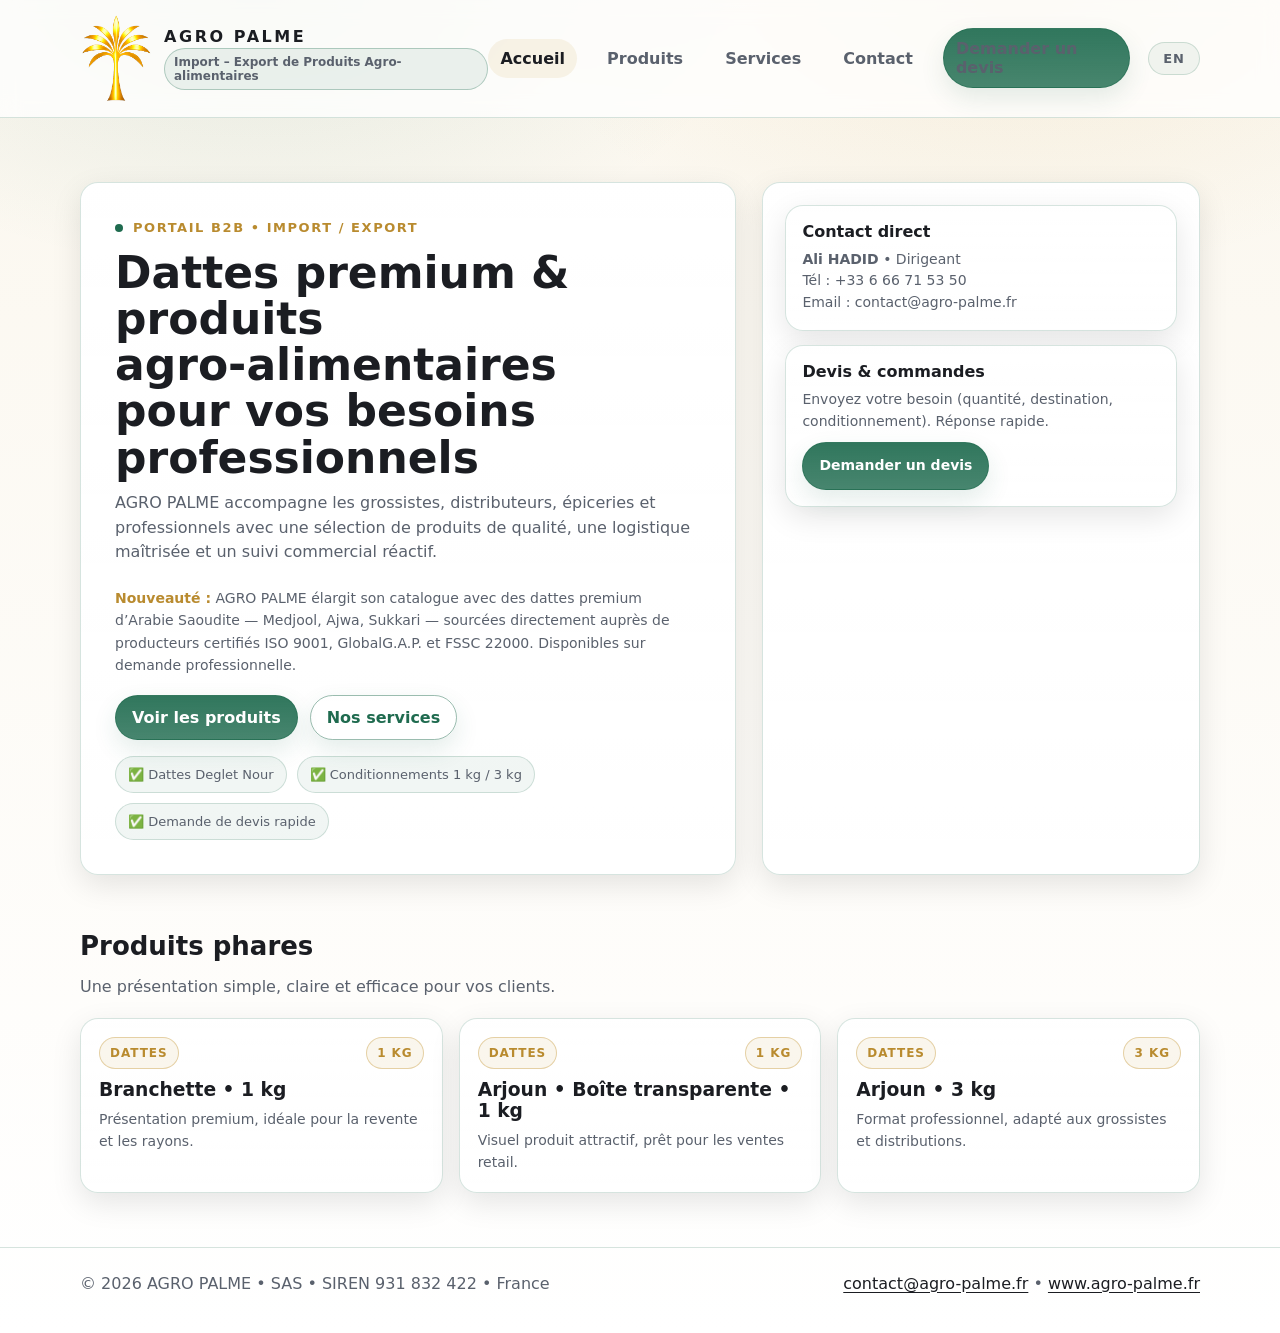
<file: public/index.html>
<!doctype html>
<html lang="fr">
<head>
  <meta charset="utf-8">
  <meta name="viewport" content="width=device-width, initial-scale=1">
  <meta name="description" content="AGRO PALME – Import / Export de produits agro-alimentaires. Spécialité : dattes Deglet Nour.">
  <title>Accueil • AGRO PALME</title>
  <link rel="stylesheet" href="assets/style.css">
  <link rel="icon" href="assets/logo.png">
</head>
<body>
  <header class="nav">
    <div class="container nav-inner">
      <div class="brand">
        <img src="assets/logo.png" alt="Logo AGRO PALME">
        <div>
          <div class="name">AGRO PALME</div>
          <div class="tag" data-i18n="nav.brand-tag">Import – Export de Produits Agro-alimentaires</div>
        </div>
      </div>
      <nav class="menu">
        <a href='index.html' style='color:var(--text);background:rgba(201,162,77,.12)' data-i18n="nav.home">Accueil</a>
        <a href='produits.html' data-i18n="nav.products">Produits</a>
        <a href='services.html' data-i18n="nav.services">Services</a>
        <a href='contact.html' data-i18n="nav.contact">Contact</a>
        <a class="btn" href="contact.html" data-i18n="nav.quote">Demander un devis</a>
        <button id="lang-btn" class="lang-btn" type="button">EN</button>
      </nav>
    </div>
  </header>

<main class="hero">
  <div class="container hero-grid">
    <section class="card hero-card">
      <div class="kicker"><span class="dot"></span> <span data-i18n="home.kicker">Portail B2B • Import / Export</span></div>

      <h1 data-i18n-html="home.h1">Dattes premium & produits agro‑alimentaires<br>pour vos besoins professionnels</h1>
      <p class="lead" data-i18n="home.lead">AGRO PALME accompagne les grossistes, distributeurs, épiceries et professionnels avec une sélection de produits de qualité, une logistique maîtrisée et un suivi commercial réactif.</p>
      <p style="color:var(--muted);font-size:14px;line-height:1.6;margin:4px 0 18px" data-i18n-html="home.new-para"><span style="color:var(--gold2);font-weight:800">Nouveauté :</span> AGRO PALME élargit son catalogue avec des dattes premium d'Arabie Saoudite — Medjool, Ajwa, Sukkari — sourcées directement auprès de producteurs certifiés ISO 9001, GlobalG.A.P. et FSSC 22000. Disponibles sur demande professionnelle.</p>
      <div class="hero-actions">
        <a class="btn" href="produits.html" data-i18n="home.btn-products">Voir les produits</a>
        <a class="btn" href="services.html" style="background:transparent;color:var(--green);border-color:rgba(31,107,79,.45)" data-i18n="home.btn-services">Nos services</a>
      </div>
      <div class="pill-row">
        <div class="pill" data-i18n="home.pill1">✅ Dattes Deglet Nour</div>
        <div class="pill" data-i18n="home.pill2">✅ Conditionnements 1 kg / 3 kg</div>
        <div class="pill" data-i18n="home.pill3">✅ Demande de devis rapide</div>
      </div>
    </section>

    <aside class="card side">
      <div class="card mini">
        <h3 data-i18n="home.sidebar-contact-title">Contact direct</h3>
        <p data-i18n-html="home.sidebar-contact-name"><b>Ali HADID</b> • Dirigeant</p>
        <p data-i18n-html="home.sidebar-contact-info">Tél : <a href="tel:+33666715350">+33 6 66 71 53 50</a><br>
        Email : <a href="mailto:contact@agro-palme.fr">contact@agro-palme.fr</a></p>
      </div>
      <div class="card mini">
        <h3 data-i18n="home.sidebar-quote-title">Devis & commandes</h3>
        <p data-i18n="home.sidebar-quote-text">Envoyez votre besoin (quantité, destination, conditionnement). Réponse rapide.</p>
        <p style="margin-top:10px"><a class="btn" href="contact.html" data-i18n="home.sidebar-quote-btn">Demander un devis</a></p>
      </div>
    </aside>
  </div>
</main>

<section class="section">
  <div class="container">
    <h2 data-i18n="home.featured-title">Produits phares</h2>
    <p data-i18n="home.featured-sub">Une présentation simple, claire et efficace pour vos clients.</p>

    <div class="grid">
      <div class="card item">
        <div class="top"><span class="badge">Dattes</span><span class="badge">1 kg</span></div>
        <h3 data-i18n="home.prod1-title">Branchette • 1 kg</h3>
        <p data-i18n="home.prod1-desc">Présentation premium, idéale pour la revente et les rayons.</p>
      </div>

      <div class="card item">
        <div class="top"><span class="badge">Dattes</span><span class="badge">1 kg</span></div>
        <h3 data-i18n="home.prod2-title">Arjoun • Boîte transparente • 1 kg</h3>
        <p data-i18n="home.prod2-desc">Visuel produit attractif, prêt pour les ventes retail.</p>
      </div>

      <div class="card item">
        <div class="top"><span class="badge">Dattes</span><span class="badge">3 kg</span></div>
        <h3 data-i18n="home.prod3-title">Arjoun • 3 kg</h3>
        <p data-i18n="home.prod3-desc">Format professionnel, adapté aux grossistes et distributions.</p>
      </div>
    </div>
  </div>
</section>


  <footer class="footer">
    <div class="container">
      <div style="display:flex;flex-wrap:wrap;gap:10px;align-items:center;justify-content:space-between">
        <div>© <span id="y"></span> AGRO PALME • SAS • SIREN 931 832 422 • France</div>
        <div>
          <a href="mailto:contact@agro-palme.fr">contact@agro-palme.fr</a> •
          <a href="https://www.agro-palme.fr" target="_blank" rel="noopener">www.agro-palme.fr</a>
        </div>
      </div>
    </div>
  </footer>
  <script>
    document.getElementById('y').textContent = new Date().getFullYear();
  </script>
  <script src="assets/i18n.js"></script>
</body>
</html>
</file>
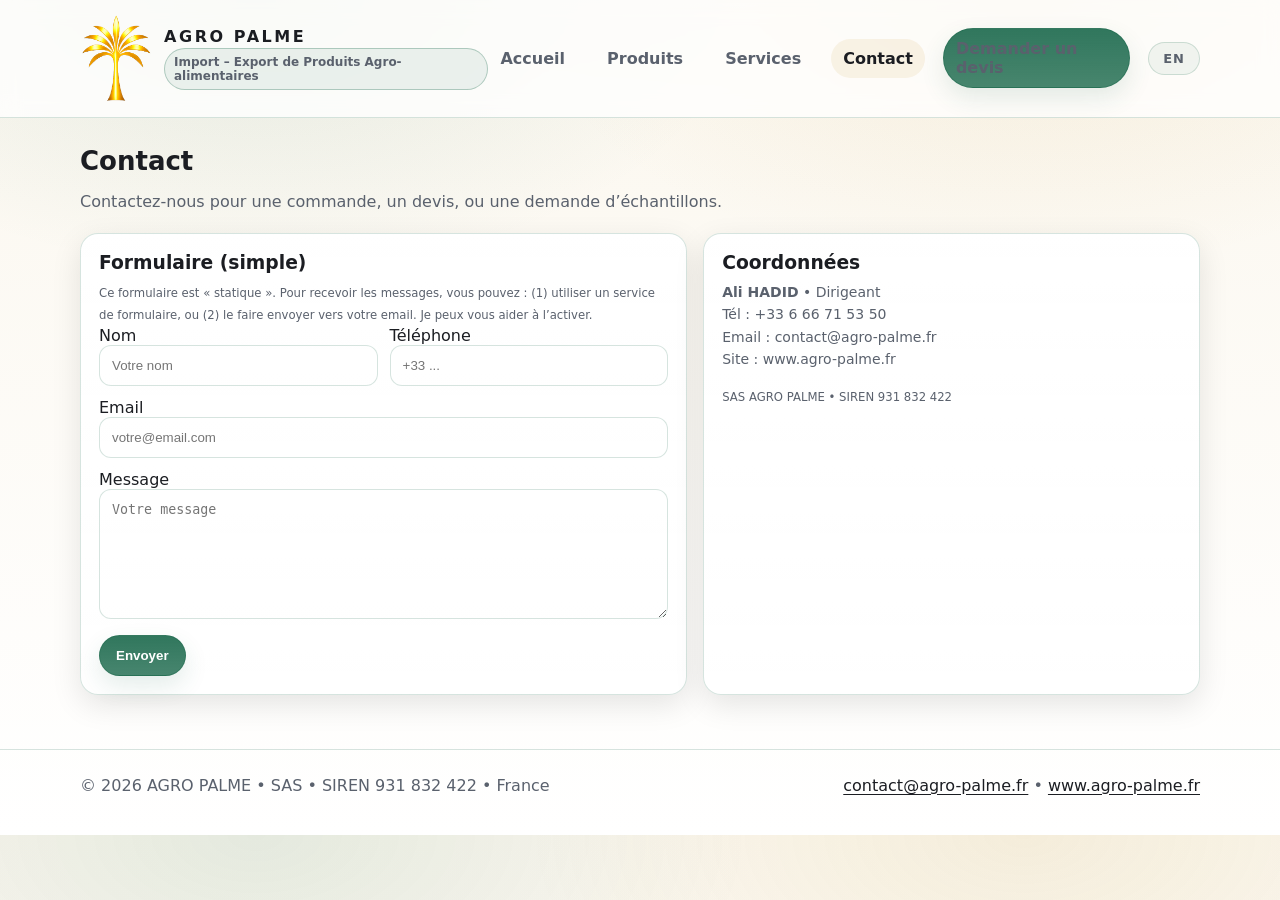
<file: public/contact.html>
<!doctype html>
<html lang="fr">
<head>
  <meta charset="utf-8">
  <meta name="viewport" content="width=device-width, initial-scale=1">
  <meta name="description" content="AGRO PALME – Import / Export de produits agro-alimentaires. Spécialité : dattes Deglet Nour.">
  <title>Contact • AGRO PALME</title>
  <link rel="stylesheet" href="assets/style.css">
  <link rel="icon" href="assets/logo.png">
</head>
<body>
  <header class="nav">
    <div class="container nav-inner">
      <div class="brand">
        <img src="assets/logo.png" alt="Logo AGRO PALME">
        <div>
          <div class="name">AGRO PALME</div>
          <div class="tag" data-i18n="nav.brand-tag">Import – Export de Produits Agro-alimentaires</div>
        </div>
      </div>
      <nav class="menu">
        <a href='index.html' data-i18n="nav.home">Accueil</a>
        <a href='produits.html' data-i18n="nav.products">Produits</a>
        <a href='services.html' data-i18n="nav.services">Services</a>
        <a href='contact.html' style='color:var(--text);background:rgba(201,162,77,.12)' data-i18n="nav.contact">Contact</a>
        <a class="btn" href="contact.html" data-i18n="nav.quote">Demander un devis</a>
        <button id="lang-btn" class="lang-btn" type="button">EN</button>
      </nav>
    </div>
  </header>

<section class="section">
  <div class="container">
    <h2 data-i18n="contact.h2">Contact</h2>
    <p data-i18n="contact.intro">Contactez-nous pour une commande, un devis, ou une demande d'échantillons.</p>

    <div class="grid" style="grid-template-columns:1.1fr .9fr">
      <div class="card item">
        <h3 data-i18n="contact.form-title">Formulaire (simple)</h3>
        <p><small data-i18n="contact.form-note">Ce formulaire est "statique". Pour recevoir les messages, vous pouvez : (1) utiliser un service de formulaire, ou (2) le faire envoyer vers votre email. Je peux vous aider à l'activer.</small></p>

        <form class="form" action="contact.php" method="post">
          <div>
            <label data-i18n="contact.label-name">Nom</label>
            <input type="text" name="name" placeholder="Votre nom" data-i18n-ph="contact.ph-name" required>
          </div>
          <div>
            <label data-i18n="contact.label-phone">Téléphone</label>
            <input type="text" name="phone" placeholder="+33 ...">
          </div>
          <div class="full">
            <label data-i18n="contact.label-email">Email</label>
            <input type="email" name="email" placeholder="votre@email.com" required>
          </div>
          <div class="full">
            <label data-i18n="contact.label-message">Message</label>
            <textarea name="message" placeholder="Votre message" data-i18n-ph="contact.ph-message" required></textarea>
          </div>
          <div class="full">
            <button class="btn" type="submit" data-i18n="contact.submit">Envoyer</button>
          </div>
        </form>
      </div>

      <div class="card item">
        <h3 data-i18n="contact.coords-title">Coordonnées</h3>
        <p data-i18n-html="contact.coords-role"><b>Ali HADID</b> • Dirigeant</p>
        <p data-i18n-html="contact.coords-info">Tél : <a href="tel:+33666715350">+33 6 66 71 53 50</a><br>
        Email : <a href="mailto:contact@agro-palme.fr">contact@agro-palme.fr</a><br>
        Site : <a href="https://www.agro-palme.fr" target="_blank" rel="noopener">www.agro-palme.fr</a></p>
        <p style="margin-top:14px"><small>SAS AGRO PALME • SIREN 931 832 422</small></p>
      </div>
    </div>
  </div>
</section>


  <footer class="footer">
    <div class="container">
      <div style="display:flex;flex-wrap:wrap;gap:10px;align-items:center;justify-content:space-between">
        <div>© <span id="y"></span> AGRO PALME • SAS • SIREN 931 832 422 • France</div>
        <div>
          <a href="mailto:contact@agro-palme.fr">contact@agro-palme.fr</a> •
          <a href="https://www.agro-palme.fr" target="_blank" rel="noopener">www.agro-palme.fr</a>
        </div>
      </div>
    </div>
  </footer>
  <script>
    document.getElementById('y').textContent = new Date().getFullYear();
  </script>
  <script src="assets/i18n.js"></script>
</body>
</html>
</file>
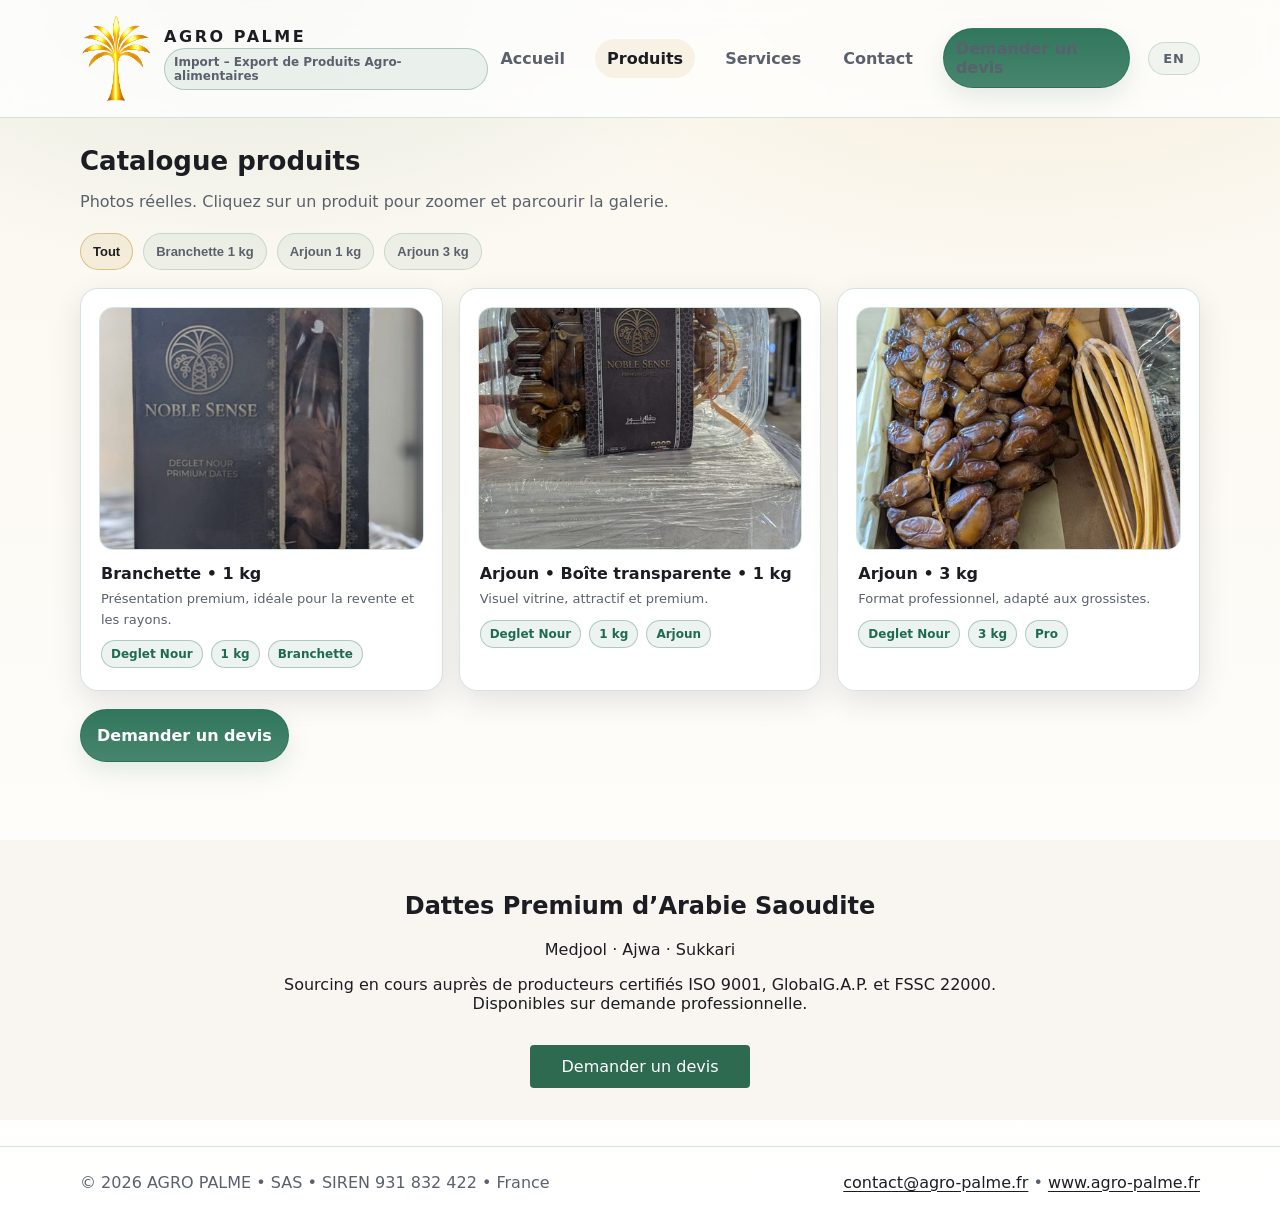
<file: public/produits.html>
<!doctype html>
<html lang="fr">
<head>
  <meta charset="utf-8">
  <meta name="viewport" content="width=device-width, initial-scale=1">
  <meta name="description" content="AGRO PALME – Import / Export de produits agro-alimentaires. Spécialité : dattes Deglet Nour.">
  <title>Produits • AGRO PALME</title>
  <link rel="stylesheet" href="assets/style.css">
  <link rel="icon" href="assets/logo.png">
</head>
<body>
  <header class="nav">
    <div class="container nav-inner">
      <div class="brand">
        <img src="assets/logo.png" alt="Logo AGRO PALME">
        <div>
          <div class="name">AGRO PALME</div>
          <div class="tag" data-i18n="nav.brand-tag">Import – Export de Produits Agro-alimentaires</div>
        </div>
      </div>
      <nav class="menu">
        <a href='index.html' data-i18n="nav.home">Accueil</a>
        <a href='produits.html' style='color:var(--text);background:rgba(201,162,77,.12)' data-i18n="nav.products">Produits</a>
        <a href='services.html' data-i18n="nav.services">Services</a>
        <a href='contact.html' data-i18n="nav.contact">Contact</a>
        <a class="btn" href="contact.html" data-i18n="nav.quote">Demander un devis</a>
        <button id="lang-btn" class="lang-btn" type="button">EN</button>
      </nav>
    </div>
  </header>

<section class="section">
  <div class="container">
    <h2 data-i18n="products.h2">Catalogue produits</h2>
    <p data-i18n="products.intro">Photos réelles. Cliquez sur un produit pour zoomer et parcourir la galerie.</p>

    <div class="filters">
      <button class="filter-btn active" data-filter="all" type="button" data-i18n="products.filter-all">Tout</button>
      <button class="filter-btn" data-filter="branchette" type="button" data-i18n="products.filter-branchette">Branchette 1 kg</button>
      <button class="filter-btn" data-filter="arjoun1" type="button" data-i18n="products.filter-arjoun1">Arjoun 1 kg</button>
      <button class="filter-btn" data-filter="arjoun3" type="button" data-i18n="products.filter-arjoun3">Arjoun 3 kg</button>
    </div>

    <div class="gallery">
      <article class="card item gcard" data-cat="branchette" data-title="Branchette • 1 kg" data-desc="Présentation premium, idéale pour la revente et les rayons." data-imgs="assets/photos/branchette-1kg-1-full.jpg,assets/photos/branchette-1kg-2-full.jpg,assets/photos/branchette-1kg-3-full.jpg,assets/photos/branchette-1kg-4-full.jpg" data-i18n-title="products.card1-title" data-i18n-desc="products.card1-desc">
  <div class="imgwrap"><img loading="lazy" src="assets/photos/branchette-1kg-1-thumb.jpg" alt="Branchette • 1 kg"></div>
  <div class="meta">
    <h3 data-i18n="products.card1-title">Branchette • 1 kg</h3>
    <p data-i18n="products.card1-desc">Présentation premium, idéale pour la revente et les rayons.</p>
    <div class="tags"><span class='tag'>Deglet Nour</span><span class='tag'>1 kg</span><span class='tag'>Branchette</span></div>
  </div>
</article>
      <article class="card item gcard" data-cat="arjoun1" data-title="Arjoun • Boîte transparente • 1 kg" data-desc="Visuel vitrine, attractif et premium." data-imgs="assets/photos/arjoun-1kg-1-full.jpg,assets/photos/arjoun-1kg-3-full.jpg,assets/photos/arjoun-1kg-4-full.jpg" data-i18n-title="products.card2-title" data-i18n-desc="products.card2-desc">
  <div class="imgwrap"><img loading="lazy" src="assets/photos/arjoun-1kg-1-thumb.jpg" alt="Arjoun • Boîte transparente • 1 kg"></div>
  <div class="meta">
    <h3 data-i18n="products.card2-title">Arjoun • Boîte transparente • 1 kg</h3>
    <p data-i18n="products.card2-desc">Visuel vitrine, attractif et premium.</p>
    <div class="tags"><span class='tag'>Deglet Nour</span><span class='tag'>1 kg</span><span class='tag'>Arjoun</span></div>
  </div>
</article>
      <article class="card item gcard" data-cat="arjoun3" data-title="Arjoun • 3 kg" data-desc="Format professionnel, adapté aux grossistes." data-imgs="assets/photos/arjoun-3kg-1-full.jpg,assets/photos/arjoun-3kg-2-full.jpg,assets/photos/arjoun-3kg-3-full.jpg" data-i18n-title="products.card3-title" data-i18n-desc="products.card3-desc">
  <div class="imgwrap"><img loading="lazy" src="assets/photos/arjoun-3kg-1-thumb.jpg" alt="Arjoun • 3 kg"></div>
  <div class="meta">
    <h3 data-i18n="products.card3-title">Arjoun • 3 kg</h3>
    <p data-i18n="products.card3-desc">Format professionnel, adapté aux grossistes.</p>
    <div class="tags"><span class='tag'>Deglet Nour</span><span class='tag'>3 kg</span><span class='tag'>Pro</span></div>
  </div>
</article>
    </div>

    <p style="margin-top:18px"><a class="btn" href="contact.html" data-i18n="products.cta">Demander un devis</a></p>
  </div>
</section>

<section style="background:#f9f5f0; padding:2rem; text-align:center; margin-top:2rem;">
  <h2 data-i18n="products.saudi-h2">Dattes Premium d'Arabie Saoudite</h2>
  <p data-i18n="products.saudi-varieties">Medjool · Ajwa · Sukkari</p>
  <p data-i18n-html="products.saudi-desc">Sourcing en cours auprès de producteurs certifiés ISO 9001, GlobalG.A.P. et FSSC 22000.<br>Disponibles sur demande professionnelle.</p>
  <a href="contact.html" style="display:inline-block;
  margin-top:1rem; padding:0.75rem 2rem;
  background:#2d6a4f; color:white;
  border-radius:4px; text-decoration:none;" data-i18n="products.saudi-btn">Demander un devis</a>
</section>

<div class="lightbox" id="lb" aria-hidden="true">
  <div class="lightbox-inner">
    <div class="lightbox-top">
      <div class="t" id="lbTitle">Produit</div>
      <div style="display:flex;gap:8px;align-items:center">
        <button class="iconbtn" id="prev" type="button">◀</button>
        <button class="iconbtn" id="next" type="button">▶</button>
        <button class="iconbtn" id="close" type="button">✕</button>
      </div>
    </div>
    <img class="lightbox-img" id="lbImg" alt="">
    <div class="lightbox-bottom">
      <div id="lbDesc"></div>
      <div><small data-i18n="products.lightbox-hint">ESC pour fermer • ← → pour naviguer</small></div>
    </div>
  </div>
</div>

<script>
(function(){
  const btns = document.querySelectorAll('.filter-btn');
  const cards = document.querySelectorAll('.gcard');

  function setActive(btn){ btns.forEach(b=>b.classList.remove('active')); btn.classList.add('active'); }
  function applyFilter(f){
    cards.forEach(c=>{
      const ok = (f==='all') || (c.dataset.cat===f);
      c.style.display = ok ? '' : 'none';
    });
  }
  btns.forEach(b=>b.addEventListener('click', ()=>{ setActive(b); applyFilter(b.dataset.filter); }));

  const lb = document.getElementById('lb');
  const lbImg = document.getElementById('lbImg');
  const lbTitle = document.getElementById('lbTitle');
  const lbDesc = document.getElementById('lbDesc');
  const closeBtn = document.getElementById('close');
  const prevBtn = document.getElementById('prev');
  const nextBtn = document.getElementById('next');

  let imgs=[], idx=0;

  function show(){
    lbImg.src = imgs[idx] || '';
    lbImg.alt = (lbTitle.textContent || 'Produit') + ' – photo ' + (idx+1);
  }
  function openLb(card){
    imgs = (card.dataset.imgs || '').split(',').filter(Boolean);
    idx = 0;
    lbTitle.textContent = card.dataset.title || 'Produit';
    lbDesc.textContent = card.dataset.desc || '';
    show();
    lb.classList.add('open'); lb.setAttribute('aria-hidden','false');
  }
  function closeLb(){ lb.classList.remove('open'); lb.setAttribute('aria-hidden','true'); lbImg.src=''; }
  function prev(){ idx = (idx - 1 + imgs.length) % imgs.length; show(); }
  function next(){ idx = (idx + 1) % imgs.length; show(); }

  cards.forEach(c=>c.addEventListener('click', ()=>openLb(c)));
  closeBtn.addEventListener('click', closeLb);
  prevBtn.addEventListener('click', prev);
  nextBtn.addEventListener('click', next);
  lb.addEventListener('click', (e)=>{ if(e.target===lb) closeLb(); });
  document.addEventListener('keydown', (e)=>{
    if(!lb.classList.contains('open')) return;
    if(e.key==='Escape') closeLb();
    if(e.key==='ArrowLeft') prev();
    if(e.key==='ArrowRight') next();
  });
})();
</script>


  <footer class="footer">
    <div class="container">
      <div style="display:flex;flex-wrap:wrap;gap:10px;align-items:center;justify-content:space-between">
        <div>© <span id="y"></span> AGRO PALME • SAS • SIREN 931 832 422 • France</div>
        <div>
          <a href="mailto:contact@agro-palme.fr">contact@agro-palme.fr</a> •
          <a href="https://www.agro-palme.fr" target="_blank" rel="noopener">www.agro-palme.fr</a>
        </div>
      </div>
    </div>
  </footer>
  <script>
    document.getElementById('y').textContent = new Date().getFullYear();
  </script>
  <script src="assets/i18n.js"></script>
</body>
</html>
</file>
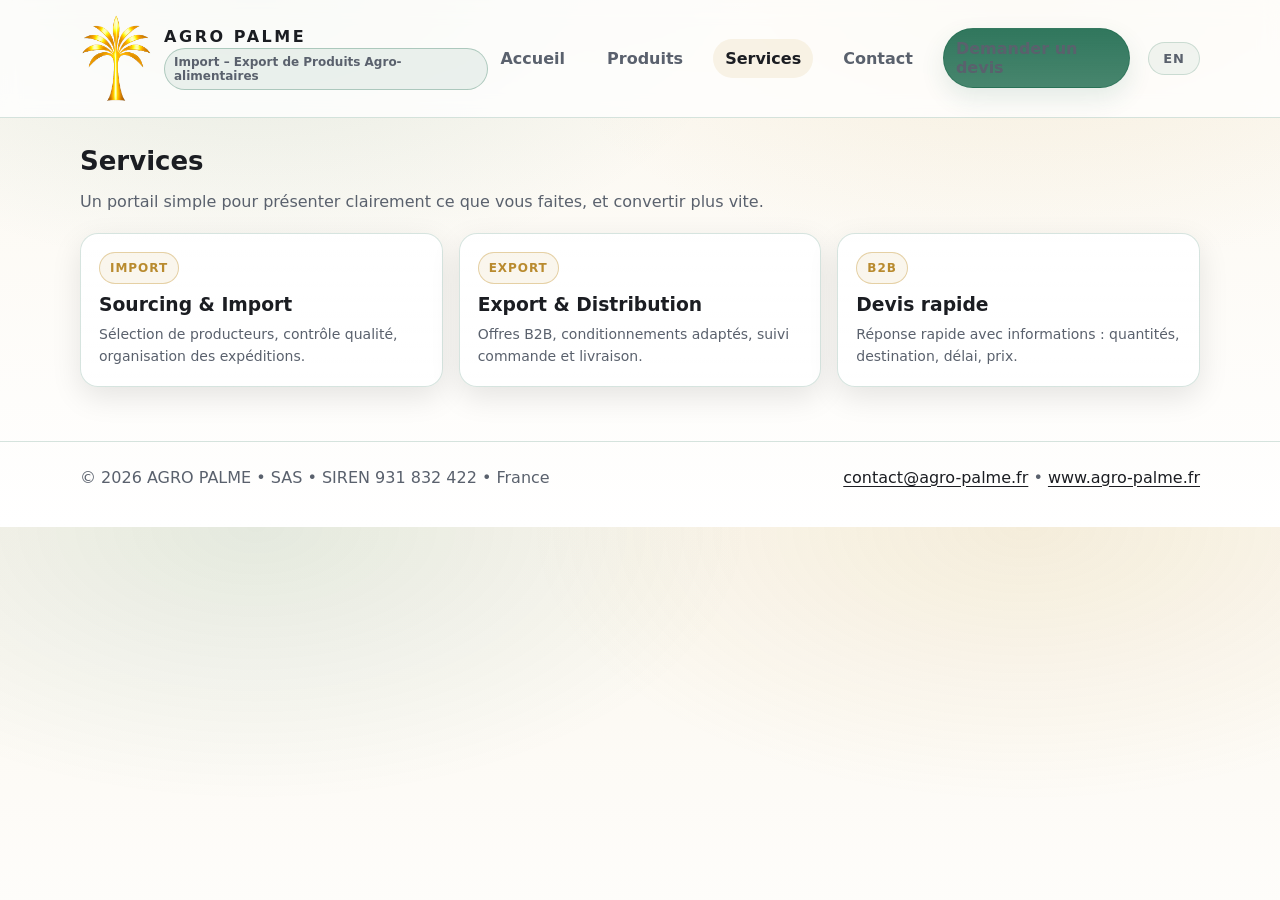
<file: public/services.html>
<!doctype html>
<html lang="fr">
<head>
  <meta charset="utf-8">
  <meta name="viewport" content="width=device-width, initial-scale=1">
  <meta name="description" content="AGRO PALME – Import / Export de produits agro-alimentaires. Spécialité : dattes Deglet Nour.">
  <title>Services • AGRO PALME</title>
  <link rel="stylesheet" href="assets/style.css">
  <link rel="icon" href="assets/logo.png">
</head>
<body>
  <header class="nav">
    <div class="container nav-inner">
      <div class="brand">
        <img src="assets/logo.png" alt="Logo AGRO PALME">
        <div>
          <div class="name">AGRO PALME</div>
          <div class="tag" data-i18n="nav.brand-tag">Import – Export de Produits Agro-alimentaires</div>
        </div>
      </div>
      <nav class="menu">
        <a href='index.html' data-i18n="nav.home">Accueil</a>
        <a href='produits.html' data-i18n="nav.products">Produits</a>
        <a href='services.html' style='color:var(--text);background:rgba(201,162,77,.12)' data-i18n="nav.services">Services</a>
        <a href='contact.html' data-i18n="nav.contact">Contact</a>
        <a class="btn" href="contact.html" data-i18n="nav.quote">Demander un devis</a>
        <button id="lang-btn" class="lang-btn" type="button">EN</button>
      </nav>
    </div>
  </header>

<section class="section">
  <div class="container">
    <h2 data-i18n="services.h2">Services</h2>
    <p data-i18n="services.intro">Un portail simple pour présenter clairement ce que vous faites, et convertir plus vite.</p>

    <div class="grid">
      <div class="card item">
        <div class="top"><span class="badge">Import</span></div>
        <h3 data-i18n="services.import-title">Sourcing & Import</h3>
        <p data-i18n="services.import-desc">Sélection de producteurs, contrôle qualité, organisation des expéditions.</p>
      </div>
      <div class="card item">
        <div class="top"><span class="badge">Export</span></div>
        <h3 data-i18n="services.export-title">Export & Distribution</h3>
        <p data-i18n="services.export-desc">Offres B2B, conditionnements adaptés, suivi commande et livraison.</p>
      </div>
      <div class="card item">
        <div class="top"><span class="badge">B2B</span></div>
        <h3 data-i18n="services.b2b-title">Devis rapide</h3>
        <p data-i18n="services.b2b-desc">Réponse rapide avec informations : quantités, destination, délai, prix.</p>
      </div>
    </div>
  </div>
</section>


  <footer class="footer">
    <div class="container">
      <div style="display:flex;flex-wrap:wrap;gap:10px;align-items:center;justify-content:space-between">
        <div>© <span id="y"></span> AGRO PALME • SAS • SIREN 931 832 422 • France</div>
        <div>
          <a href="mailto:contact@agro-palme.fr">contact@agro-palme.fr</a> •
          <a href="https://www.agro-palme.fr" target="_blank" rel="noopener">www.agro-palme.fr</a>
        </div>
      </div>
    </div>
  </footer>
  <script>
    document.getElementById('y').textContent = new Date().getFullYear();
  </script>
  <script src="assets/i18n.js"></script>
</body>
</html>
</file>
<file: public/assets/style.css>
:root{
  --bg:#fbf7ee;
  --panel:#ffffff;
  --gold:#c9a24d;
  --gold2:#b98b2f;
  --green:#1f6b4f;
  --text:#1b1d22;
  --muted:#5a616d;
  --line:rgba(31,107,79,.18);
  --shadow:0 10px 30px rgba(0,0,0,.10);
  --radius:18px;
}
*{box-sizing:border-box}
html,body{margin:0;padding:0;font-family:system-ui,-apple-system,Segoe UI,Roboto,Inter,Arial,sans-serif;background:radial-gradient(900px 500px at 20% 0%, rgba(31,107,79,.10), transparent 55%),radial-gradient(900px 500px at 80% 0%, rgba(201,162,77,.12), transparent 55%),linear-gradient(180deg, var(--bg), #ffffff); color:var(--text)}
a{color:inherit;text-decoration:none}
.container{width:min(1120px,92%);margin:0 auto}
.nav{
  position:sticky;top:0;z-index:50;
  backdrop-filter: blur(10px);
  background:rgba(255,255,255,.78);
  border-bottom:1px solid rgba(31,107,79,.18);
}
.nav-inner{display:flex;align-items:center;justify-content:space-between;padding:14px 0}
.brand{display:flex;align-items:center;gap:12px}
.brand img{width:72px;height:auto}
.brand .name{font-weight:800;letter-spacing:.16em}
.brand .tag{font-size:12px;color:var(--muted);margin-top:2px}
.menu{display:flex;gap:18px;align-items:center}
.menu a{padding:10px 12px;border-radius:999px;color:var(--muted);font-weight:600}
.menu a:hover{color:var(--text);background:rgba(31,107,79,.10)}
.btn{
  display:inline-flex;gap:10px;align-items:center;justify-content:center;
  padding:12px 16px;border-radius:999px;border:1px solid rgba(31,107,79,.45);
  background:linear-gradient(180deg, rgba(31,107,79,.92), rgba(31,107,79,.82));
  color:#fff;font-weight:800;
  box-shadow:0 10px 25px rgba(31,107,79,.12);
}
.btn:hover{transform:translateY(-1px)}
.hero{padding:64px 0 28px}
.hero-grid{display:grid;grid-template-columns:1.2fr .8fr;gap:26px;align-items:stretch}
.card{background:linear-gradient(180deg, rgba(255,255,255,.98), rgba(255,255,255,.94));border:1px solid rgba(31,107,79,.18);
  border-radius:var(--radius);
  box-shadow:var(--shadow);
}
.hero-card{padding:34px}
.kicker{display:inline-flex;align-items:center;gap:10px;color:var(--gold2);font-weight:800;font-size:13px;letter-spacing:.12em;text-transform:uppercase}
.kicker .dot{width:8px;height:8px;border-radius:99px;background:var(--green)}
h1{font-size:44px;line-height:1.05;margin:14px 0 10px}
.lead{color:var(--muted);font-size:16px;line-height:1.55;margin:0 0 22px}
.hero-actions{display:flex;gap:12px;flex-wrap:wrap;margin-top:18px}
.pill-row{display:flex;gap:10px;flex-wrap:wrap;margin-top:16px}
.pill{
  border:1px solid var(--line);
  color:var(--muted);
  padding:10px 12px;border-radius:999px;font-size:13px;
  background:rgba(31,107,79,.06);
}
.side{padding:22px;display:flex;flex-direction:column;gap:14px}
.side .mini{padding:16px}
.mini h3{margin:0 0 8px;font-size:16px}
.mini p{margin:0;color:var(--muted);line-height:1.55;font-size:14px}
.section{padding:28px 0}
.section h2{margin:0 0 12px;font-size:26px}
.section p{margin:0 0 18px;color:var(--muted);line-height:1.7}
.grid{display:grid;grid-template-columns:repeat(3,1fr);gap:16px}
.item{padding:18px}
.item .top{display:flex;align-items:center;justify-content:space-between;gap:10px;margin-bottom:10px}
.badge{
  font-size:12px;font-weight:800;letter-spacing:.08em;text-transform:uppercase;
  color:var(--gold2);
  padding:8px 10px;border-radius:999px;border:1px solid rgba(201,162,77,.45);
  background:rgba(201,162,77,.10);
}
.item h3{margin:0 0 8px}
.item p{margin:0;color:var(--muted);line-height:1.6;font-size:14px}
.table{
  width:100%;border-collapse:separate;border-spacing:0;overflow:hidden;border-radius:14px;border:1px solid var(--line);
}
.table th,.table td{padding:14px 14px;border-bottom:1px solid rgba(31,107,79,.18);text-align:left}
.table th{color:var(--gold2);font-weight:900;background:rgba(201,162,77,.08)}
.table tr:last-child td{border-bottom:none}
.footer{padding:26px 0 40px;color:var(--muted);border-top:1px solid var(--line);margin-top:26px}
.footer a{color:var(--text);text-decoration:underline;text-underline-offset:3px}
.form{display:grid;grid-template-columns:1fr 1fr;gap:12px}
.form .full{grid-column:1/-1}
input,textarea{
  width:100%;padding:12px 12px;border-radius:12px;
  background:rgba(255,255,255,.02);
  border:1px solid var(--line);
  color:var(--text);
}
textarea{min-height:130px;resize:vertical}
small{color:var(--muted)}
@media (max-width: 900px){
  .hero-grid{grid-template-columns:1fr}
  .grid{grid-template-columns:1fr}
  h1{font-size:36px}
  .form{grid-template-columns:1fr}
}


/* --- Product gallery --- */
.filters{display:flex;gap:10px;flex-wrap:wrap;margin:14px 0 18px}
.filter-btn{cursor:pointer;border:1px solid var(--line);color:var(--muted);padding:10px 12px;border-radius:999px;font-size:13px;font-weight:800;background:rgba(31,107,79,.06)}
.filter-btn.active{color:var(--text);background:rgba(201,162,77,.14);border-color:rgba(201,162,77,.6)}
.gallery{display:grid;grid-template-columns:repeat(3,1fr);gap:16px}
@media (max-width: 900px){.gallery{grid-template-columns:1fr}}
.gcard{overflow:hidden;cursor:pointer}
.gcard .imgwrap{position:relative;aspect-ratio:4/3;overflow:hidden;border-radius:14px;border:1px solid var(--line)}
.gcard img{width:100%;height:100%;object-fit:cover;display:block;transform:scale(1);transition:transform .25s ease}
.gcard:hover img{transform:scale(1.04)}
.gcard .meta{padding:14px 2px 4px}
.gcard .meta h3{margin:0 0 6px;font-size:16px}
.gcard .meta p{margin:0;color:var(--muted);font-size:13px;line-height:1.55}
.gcard .meta .tags{margin-top:10px;display:flex;gap:8px;flex-wrap:wrap}
.tag{font-size:12px;color:var(--green);border:1px solid rgba(31,107,79,.30);background:rgba(31,107,79,.08);padding:6px 9px;border-radius:999px;font-weight:800}
/* --- Lightbox --- */
.lightbox{position:fixed;inset:0;display:none;align-items:center;justify-content:center;background:rgba(0,0,0,.78);z-index:1000;padding:20px}
.lightbox.open{display:flex}
.lightbox-inner{width:min(1060px,96vw);background:rgba(255,255,255,.96);border:1px solid var(--line);border-radius:18px;box-shadow:0 20px 60px rgba(0,0,0,.6);overflow:hidden}
.lightbox-top{display:flex;align-items:center;justify-content:space-between;padding:14px 16px;border-bottom:1px solid var(--line)}
.lightbox-top .t{font-weight:900;color:var(--gold2)}
.iconbtn{border:1px solid rgba(201,162,77,.45);background:rgba(201,162,77,.10);color:var(--text);border-radius:12px;padding:10px 12px;cursor:pointer;font-weight:900}
.lightbox-img{display:block;width:100%;height:auto;max-height:74vh;object-fit:contain;background:#f4efe4}
.lightbox-bottom{padding:12px 16px;color:var(--muted);display:flex;gap:10px;align-items:center;justify-content:space-between;flex-wrap:wrap}



.hero-logo{display:flex;justify-content:center;margin:18px 0 8px}
.hero-logo img{width:min(260px,62vw);height:auto;filter:drop-shadow(0 10px 22px rgba(0,0,0,.18))}

/* --- Language toggle --- */
.lang-btn{
  cursor:pointer;font-family:inherit;
  border:1px solid var(--line);color:var(--muted);
  padding:8px 14px;border-radius:999px;
  font-size:13px;font-weight:800;letter-spacing:.08em;
  background:rgba(31,107,79,.06);
}
.lang-btn:hover{color:var(--text);background:rgba(31,107,79,.10)}
</file>
